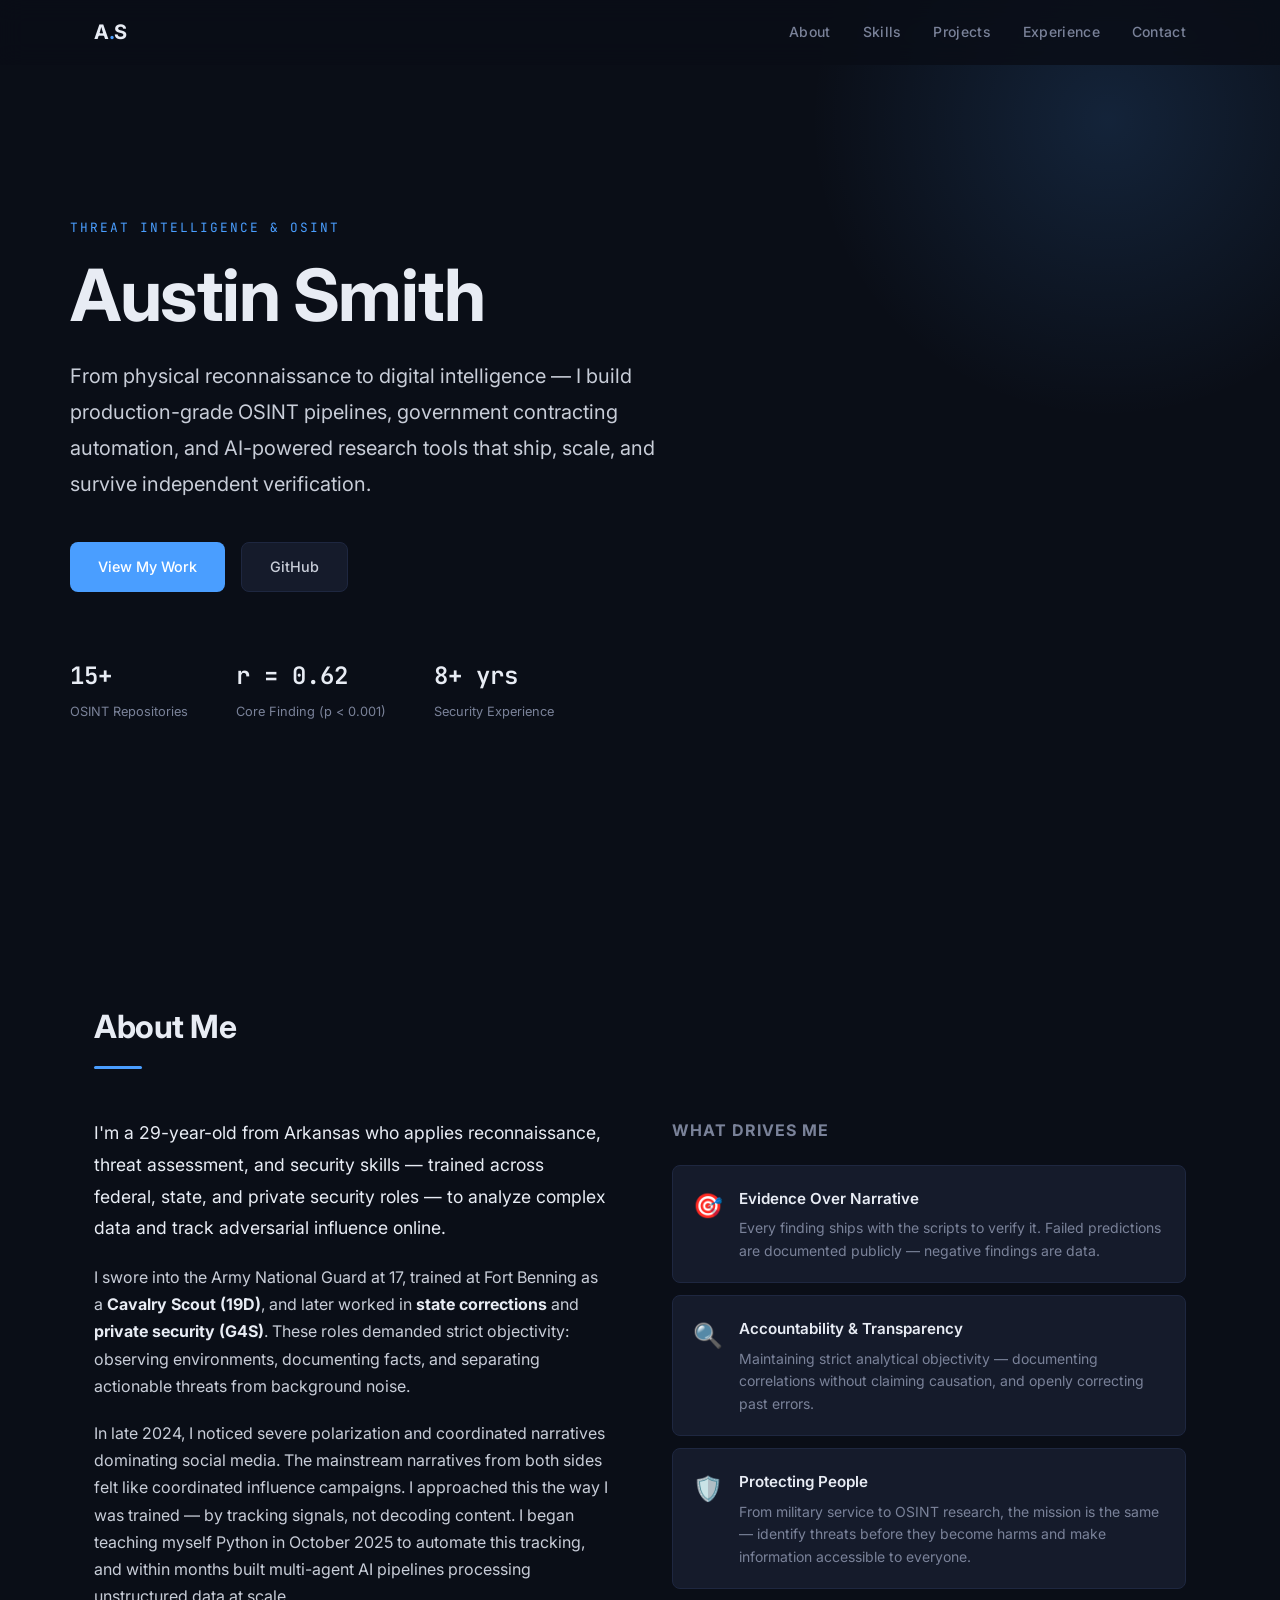
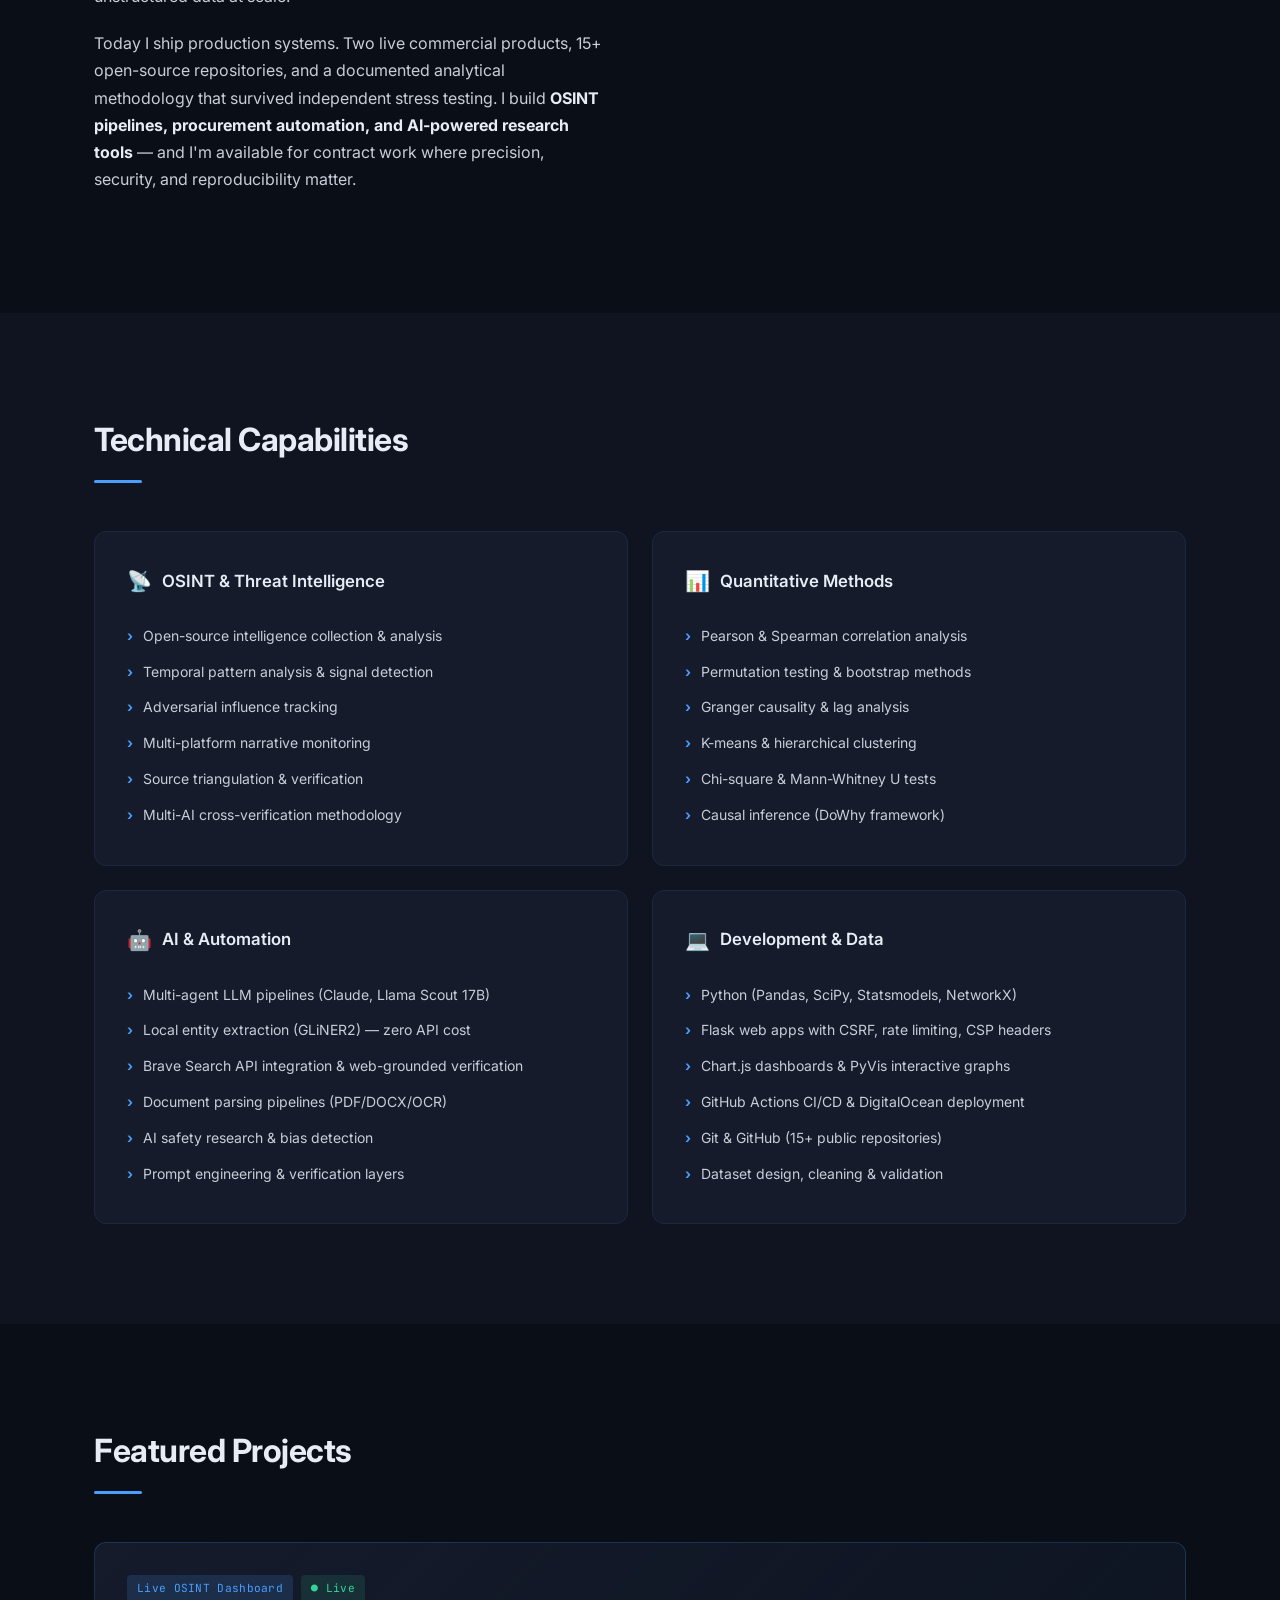
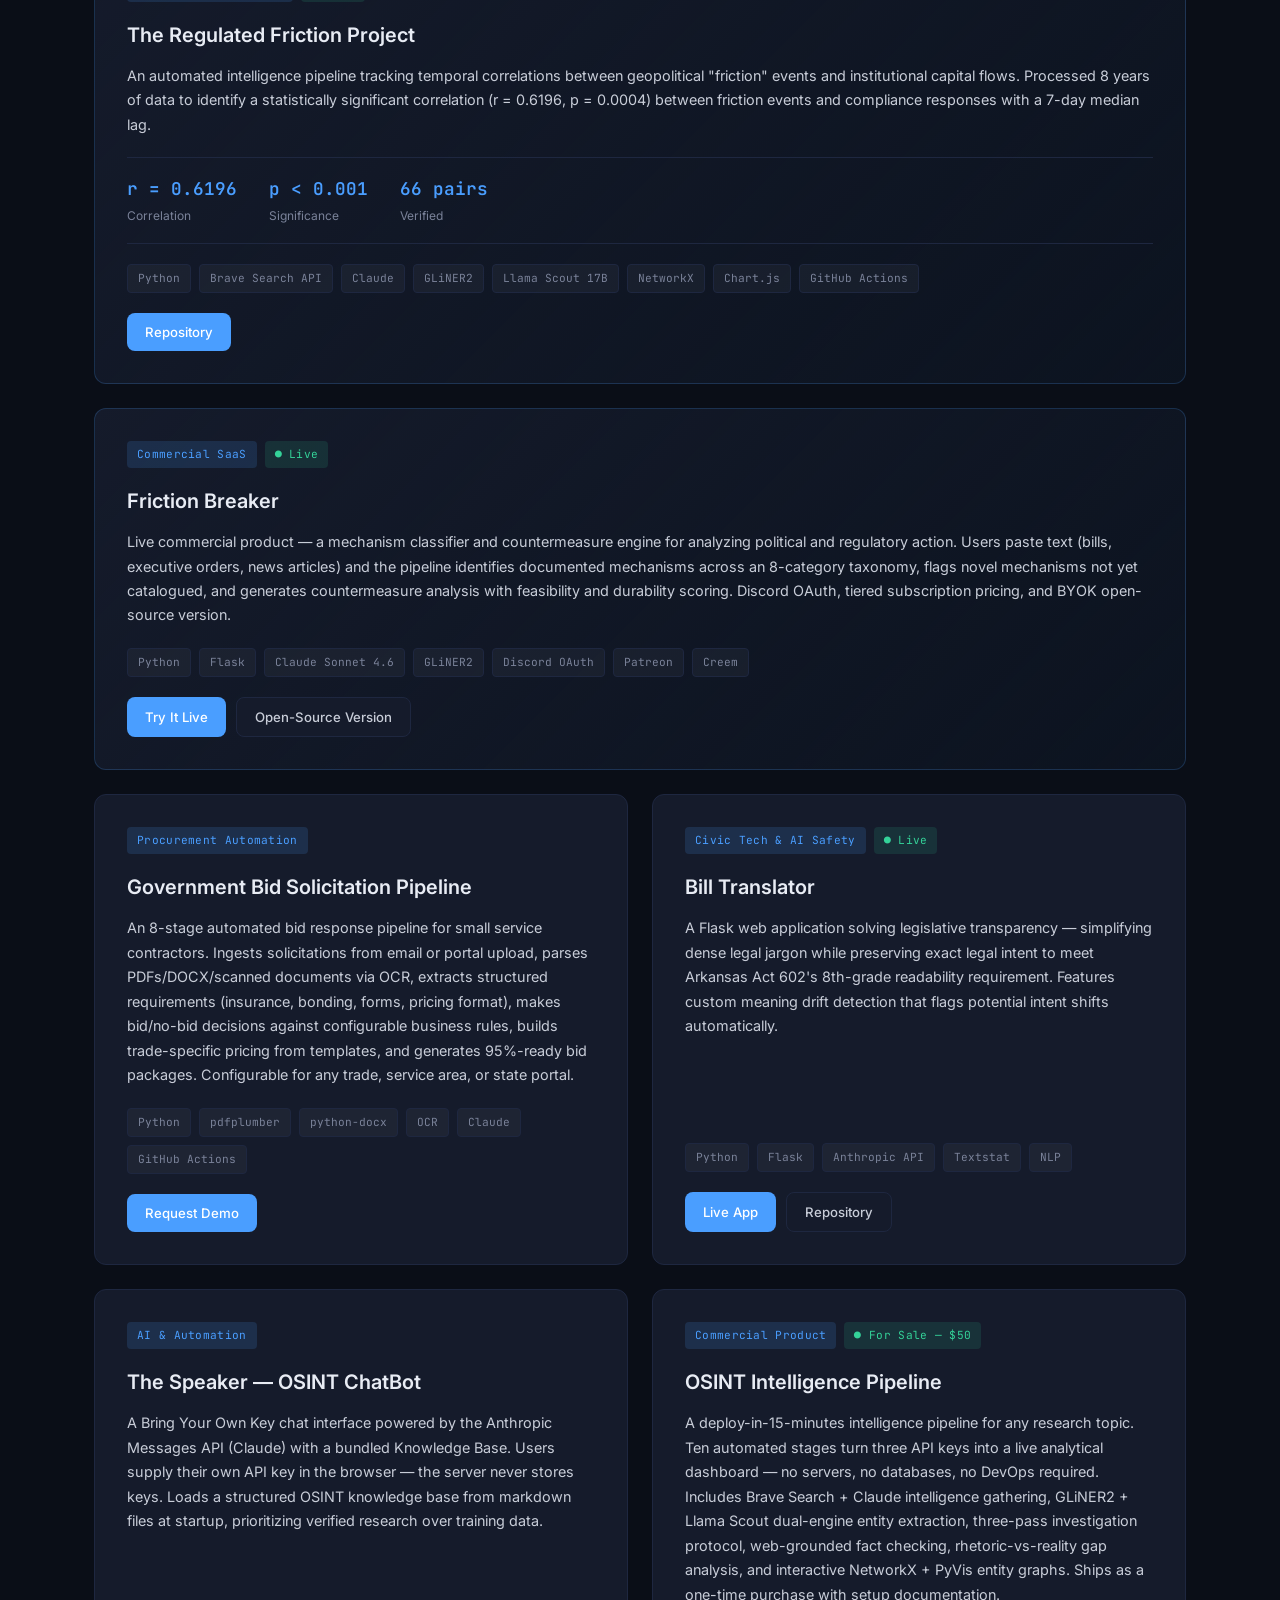
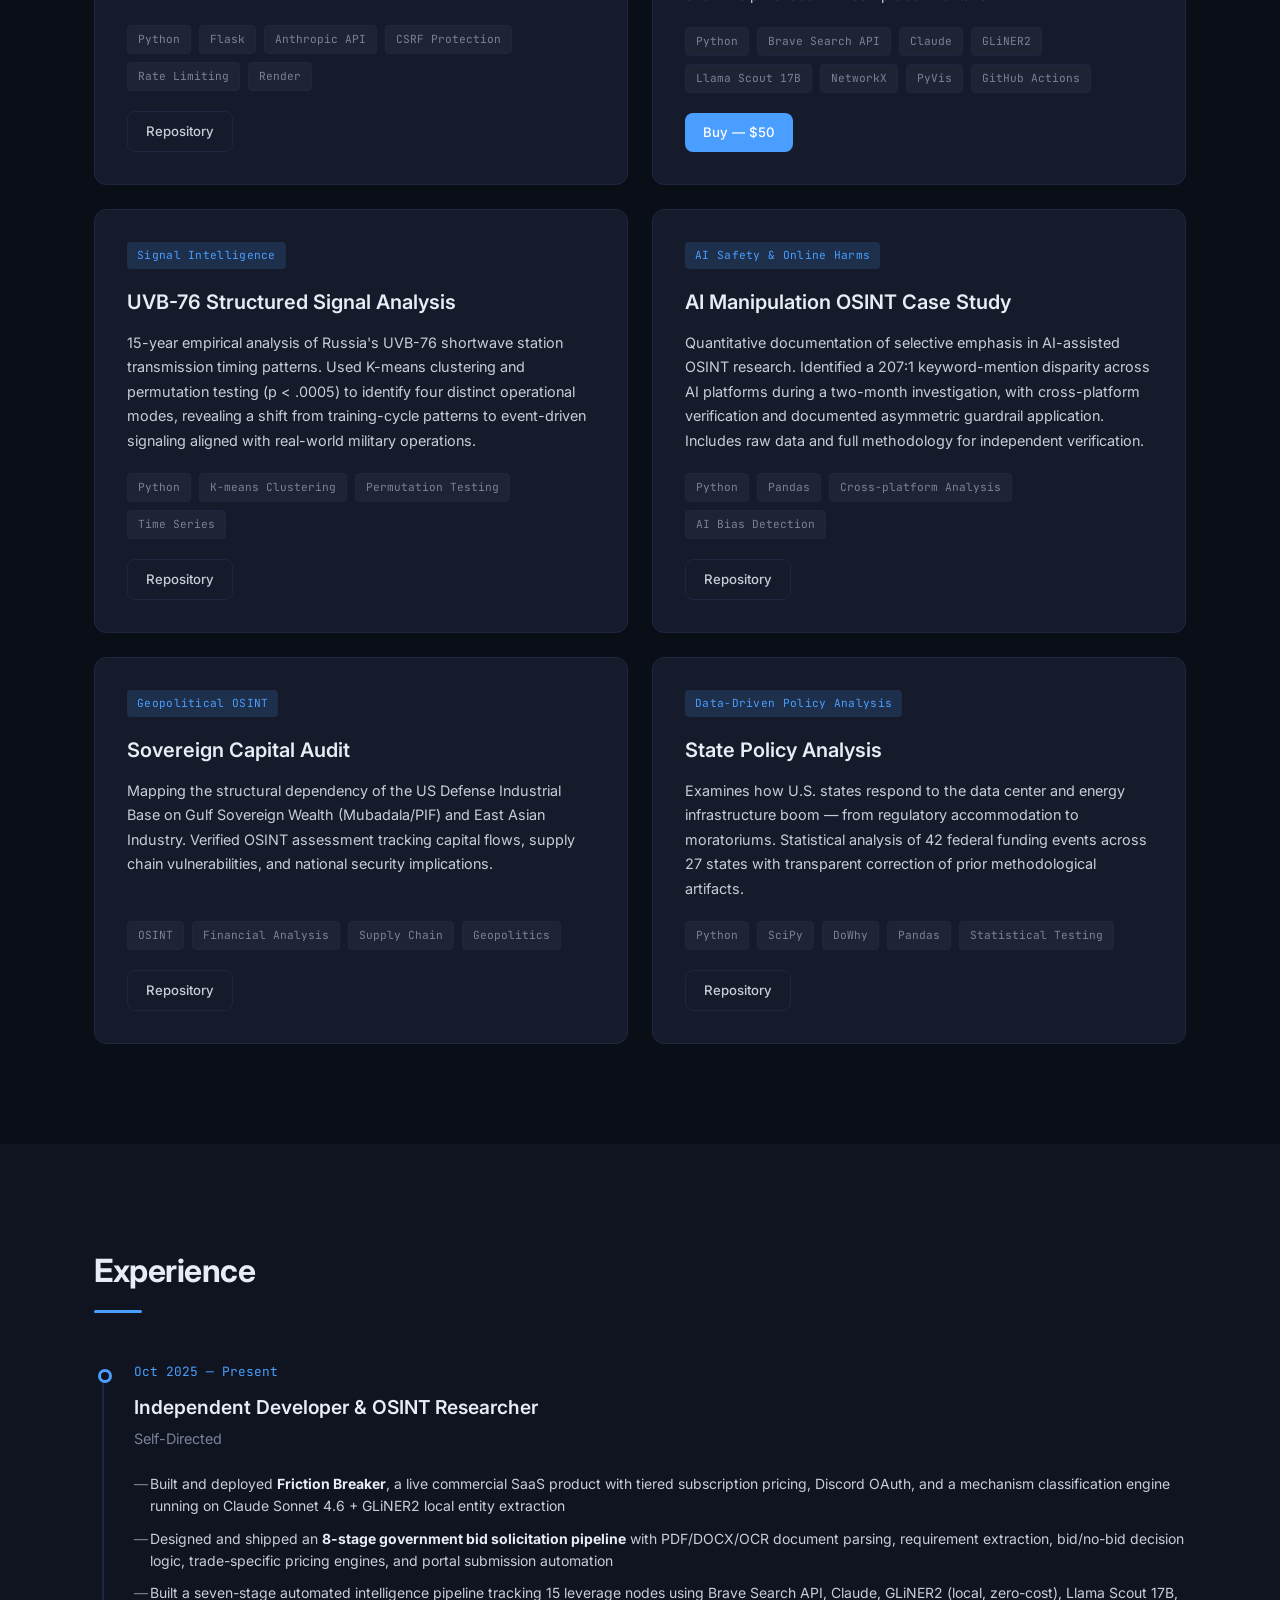
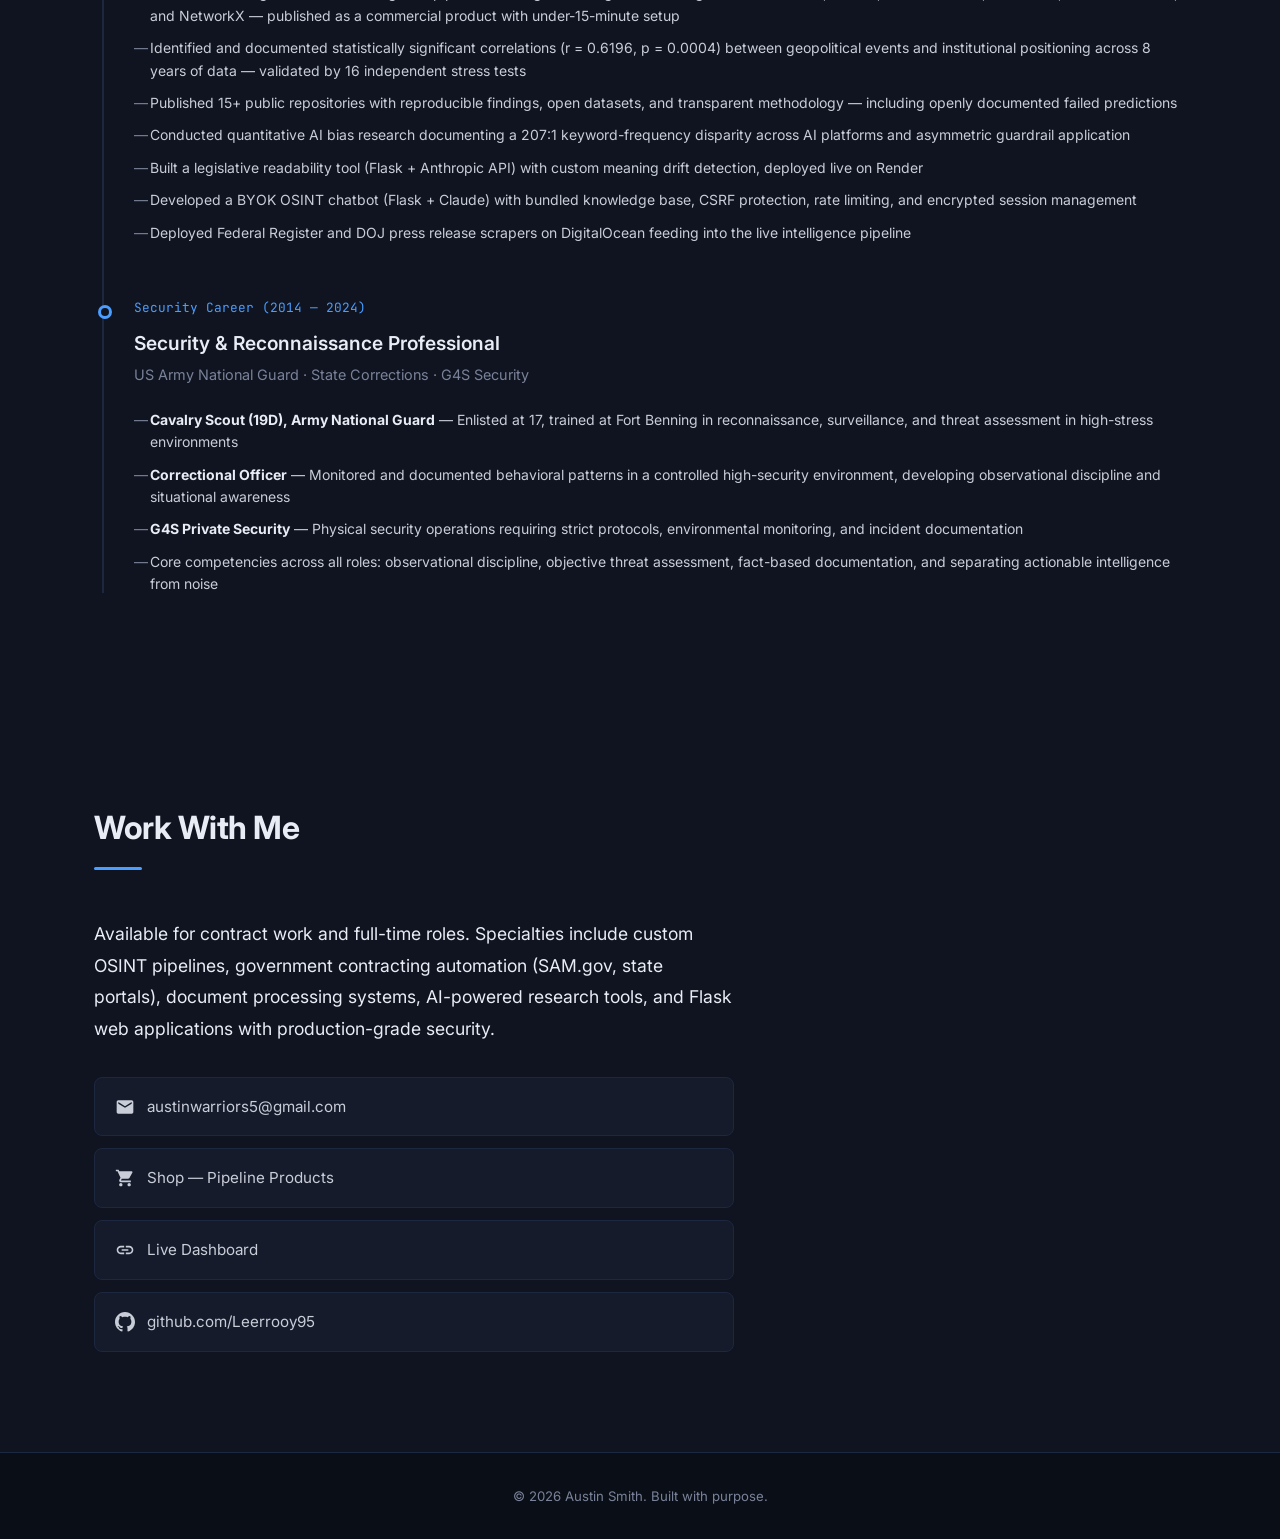
<file: index.html>
<!DOCTYPE html>
<html lang="en">
<head>
    <meta charset="UTF-8">
    <meta name="viewport" content="width=device-width, initial-scale=1.0">
    <title>Austin Smith — Threat Intelligence &amp; OSINT</title>
    <meta name="description" content="Austin Smith: Threat Intelligence Analyst specializing in OSINT, quantitative threat assessment, AI safety research, and automated intelligence pipelines.">
    <link rel="stylesheet" href="styles.css">
    <link rel="preconnect" href="https://fonts.googleapis.com">
    <link rel="preconnect" href="https://fonts.gstatic.com" crossorigin>
    <link href="https://fonts.googleapis.com/css2?family=Inter:wght@300;400;500;600;700&family=JetBrains+Mono:wght@400;500&display=swap" rel="stylesheet">
</head>
<body>

    <!-- Navigation -->
    <nav class="nav" id="nav">
        <div class="nav-inner">
            <a href="#hero" class="nav-logo">A<span class="accent">.</span>S</a>
            <button class="nav-toggle" id="navToggle" aria-label="Toggle navigation">
                <span></span><span></span><span></span>
            </button>
            <ul class="nav-links" id="navLinks">
                <li><a href="#about">About</a></li>
                <li><a href="#skills">Skills</a></li>
                <li><a href="#projects">Projects</a></li>
                <li><a href="#experience">Experience</a></li>
                <li><a href="#contact">Contact</a></li>
            </ul>
        </div>
    </nav>

    <!-- Hero -->
    <section class="hero" id="hero">
        <div class="hero-content">
            <p class="hero-label">Threat Intelligence &amp; OSINT</p>
            <h1 class="hero-title">Austin Smith</h1>
            <p class="hero-subtitle">
                From physical reconnaissance to digital intelligence — I build production-grade OSINT pipelines, government contracting automation, and AI-powered research tools that ship, scale, and survive independent verification.
            </p>
            <div class="hero-actions">
                <a href="#projects" class="btn btn-primary">View My Work</a>
                <a href="https://github.com/Leerrooy95" class="btn btn-secondary" target="_blank" rel="noopener noreferrer">GitHub</a>
            </div>
            <div class="hero-stats">
                <div class="stat">
                    <span class="stat-value">15+</span>
                    <span class="stat-label">OSINT Repositories</span>
                </div>
                <div class="stat">
                    <span class="stat-value">r = 0.62</span>
                    <span class="stat-label">Core Finding (p &lt; 0.001)</span>
                </div>
                <div class="stat">
                    <span class="stat-value">8+ yrs</span>
                    <span class="stat-label">Security Experience</span>
                </div>
            </div>
        </div>
        <div class="hero-bg-accent"></div>
    </section>

    <!-- About -->
    <section class="section" id="about">
        <div class="container">
            <h2 class="section-title">About Me</h2>
            <div class="about-grid">
                <div class="about-text">
                    <p class="about-lead">
                        I'm a 29-year-old from Arkansas who applies reconnaissance, threat assessment, and security skills — trained across federal, state, and private security roles — to analyze complex data and track adversarial influence online.
                    </p>
                    <p>
                        I swore into the Army National Guard at 17, trained at Fort Benning as a <strong>Cavalry Scout (19D)</strong>, and later worked in <strong>state corrections</strong> and <strong>private security (G4S)</strong>. These roles demanded strict objectivity: observing environments, documenting facts, and separating actionable threats from background noise.
                    </p>
                    <p>
                        In late 2024, I noticed severe polarization and coordinated narratives dominating social media. The mainstream narratives from both sides felt like coordinated influence campaigns. I approached this the way I was trained — by tracking signals, not decoding content. I began teaching myself Python in October 2025 to automate this tracking, and within months built multi-agent AI pipelines processing unstructured data at scale.
                    </p>
                    <p>
                        Today I ship production systems. Two live commercial products, 15+ open-source repositories, and a documented analytical methodology that survived independent stress testing. I build <strong>OSINT pipelines, procurement automation, and AI-powered research tools</strong> — and I'm available for contract work where precision, security, and reproducibility matter.
                    </p>
                </div>
                <div class="about-values">
                    <h3>What Drives Me</h3>
                    <div class="value-card">
                        <div class="value-icon">🎯</div>
                        <div>
                            <h4>Evidence Over Narrative</h4>
                            <p>Every finding ships with the scripts to verify it. Failed predictions are documented publicly — negative findings are data.</p>
                        </div>
                    </div>
                    <div class="value-card">
                        <div class="value-icon">🔍</div>
                        <div>
                            <h4>Accountability &amp; Transparency</h4>
                            <p>Maintaining strict analytical objectivity — documenting correlations without claiming causation, and openly correcting past errors.</p>
                        </div>
                    </div>
                    <div class="value-card">
                        <div class="value-icon">🛡️</div>
                        <div>
                            <h4>Protecting People</h4>
                            <p>From military service to OSINT research, the mission is the same — identify threats before they become harms and make information accessible to everyone.</p>
                        </div>
                    </div>
                </div>
            </div>
        </div>
    </section>

    <!-- Skills -->
    <section class="section section-alt" id="skills">
        <div class="container">
            <h2 class="section-title">Technical Capabilities</h2>
            <div class="skills-grid">
                <div class="skill-group">
                    <h3 class="skill-group-title">
                        <span class="skill-icon">📡</span>
                        OSINT &amp; Threat Intelligence
                    </h3>
                    <ul class="skill-list">
                        <li>Open-source intelligence collection &amp; analysis</li>
                        <li>Temporal pattern analysis &amp; signal detection</li>
                        <li>Adversarial influence tracking</li>
                        <li>Multi-platform narrative monitoring</li>
                        <li>Source triangulation &amp; verification</li>
                        <li>Multi-AI cross-verification methodology</li>
                    </ul>
                </div>
                <div class="skill-group">
                    <h3 class="skill-group-title">
                        <span class="skill-icon">📊</span>
                        Quantitative Methods
                    </h3>
                    <ul class="skill-list">
                        <li>Pearson &amp; Spearman correlation analysis</li>
                        <li>Permutation testing &amp; bootstrap methods</li>
                        <li>Granger causality &amp; lag analysis</li>
                        <li>K-means &amp; hierarchical clustering</li>
                        <li>Chi-square &amp; Mann-Whitney U tests</li>
                        <li>Causal inference (DoWhy framework)</li>
                    </ul>
                </div>
                <div class="skill-group">
                    <h3 class="skill-group-title">
                        <span class="skill-icon">🤖</span>
                        AI &amp; Automation
                    </h3>
                    <ul class="skill-list">
                        <li>Multi-agent LLM pipelines (Claude, Llama Scout 17B)</li>
                        <li>Local entity extraction (GLiNER2) — zero API cost</li>
                        <li>Brave Search API integration &amp; web-grounded verification</li>
                        <li>Document parsing pipelines (PDF/DOCX/OCR)</li>
                        <li>AI safety research &amp; bias detection</li>
                        <li>Prompt engineering &amp; verification layers</li>
                    </ul>
                </div>
                <div class="skill-group">
                    <h3 class="skill-group-title">
                        <span class="skill-icon">💻</span>
                        Development &amp; Data
                    </h3>
                    <ul class="skill-list">
                        <li>Python (Pandas, SciPy, Statsmodels, NetworkX)</li>
                        <li>Flask web apps with CSRF, rate limiting, CSP headers</li>
                        <li>Chart.js dashboards &amp; PyVis interactive graphs</li>
                        <li>GitHub Actions CI/CD &amp; DigitalOcean deployment</li>
                        <li>Git &amp; GitHub (15+ public repositories)</li>
                        <li>Dataset design, cleaning &amp; validation</li>
                    </ul>
                </div>
            </div>
        </div>
    </section>

    <!-- Projects -->
    <section class="section" id="projects">
        <div class="container">
            <h2 class="section-title">Featured Projects</h2>
            <div class="projects-grid">

                <!-- Project 1: Regulated Friction -->
                <article class="project-card project-featured">
                    <div class="project-header">
                        <span class="project-tag">Live OSINT Dashboard</span>
                        <span class="project-tag tag-live">● Live</span>
                    </div>
                    <h3 class="project-title">The Regulated Friction Project</h3>
                    <p class="project-desc">
                        An automated intelligence pipeline tracking temporal correlations between geopolitical "friction" events and institutional capital flows. Processed 8 years of data to identify a statistically significant correlation (r&nbsp;=&nbsp;0.6196, p&nbsp;=&nbsp;0.0004) between friction events and compliance responses with a 7-day median lag.
                    </p>
                    <div class="project-stats">
                        <div class="project-stat">
                            <span class="project-stat-value">r = 0.6196</span>
                            <span class="project-stat-label">Correlation</span>
                        </div>
                        <div class="project-stat">
                            <span class="project-stat-value">p &lt; 0.001</span>
                            <span class="project-stat-label">Significance</span>
                        </div>
                        <div class="project-stat">
                            <span class="project-stat-value">66 pairs</span>
                            <span class="project-stat-label">Verified</span>
                        </div>
                    </div>
                    <div class="project-stack">
                        <span>Python</span><span>Brave Search API</span><span>Claude</span><span>GLiNER2</span><span>Llama Scout 17B</span><span>NetworkX</span><span>Chart.js</span><span>GitHub Actions</span>
                    </div>
                    <div class="project-links">
                        <a href="https://github.com/Leerrooy95/The_Regulated_Friction_Project" class="btn btn-sm btn-primary" target="_blank" rel="noopener noreferrer">Repository</a>
                    </div>
                </article>

                <!-- Project: Friction Breaker (NEW) -->
                <article class="project-card project-featured">
                    <div class="project-header">
                        <span class="project-tag">Commercial SaaS</span>
                        <span class="project-tag tag-live">● Live</span>
                    </div>
                    <h3 class="project-title">Friction Breaker</h3>
                    <p class="project-desc">
                        Live commercial product — a mechanism classifier and countermeasure engine for analyzing political and regulatory action. Users paste text (bills, executive orders, news articles) and the pipeline identifies documented mechanisms across an 8-category taxonomy, flags novel mechanisms not yet catalogued, and generates countermeasure analysis with feasibility and durability scoring. Discord OAuth, tiered subscription pricing, and BYOK open-source version.
                    </p>
                    <div class="project-stack">
                        <span>Python</span><span>Flask</span><span>Claude Sonnet 4.6</span><span>GLiNER2</span><span>Discord OAuth</span><span>Patreon</span><span>Creem</span>
                    </div>
                    <div class="project-links">
                        <a href="https://regulatedfriction.me" class="btn btn-sm btn-primary" target="_blank" rel="noopener noreferrer">Try It Live</a>
                        <a href="https://github.com/Leerrooy95/Friction_Breaker" class="btn btn-sm btn-secondary" target="_blank" rel="noopener noreferrer">Open-Source Version</a>
                    </div>
                </article>

                <!-- Project: Government Bid Pipeline (NEW) -->
                <article class="project-card">
                    <div class="project-header">
                        <span class="project-tag">Procurement Automation</span>
                    </div>
                    <h3 class="project-title">Government Bid Solicitation Pipeline</h3>
                    <p class="project-desc">
                        An 8-stage automated bid response pipeline for small service contractors. Ingests solicitations from email or portal upload, parses PDFs/DOCX/scanned documents via OCR, extracts structured requirements (insurance, bonding, forms, pricing format), makes bid/no-bid decisions against configurable business rules, builds trade-specific pricing from templates, and generates 95%-ready bid packages. Configurable for any trade, service area, or state portal.
                    </p>
                    <div class="project-stack">
                        <span>Python</span><span>pdfplumber</span><span>python-docx</span><span>OCR</span><span>Claude</span><span>GitHub Actions</span>
                    </div>
                    <div class="project-links">
                        <a href="mailto:austinwarriors5@gmail.com?subject=Bid%20Pipeline%20Inquiry" class="btn btn-sm btn-primary">Request Demo</a>
                    </div>
                </article>

                <!-- Project 2: Bill Translator -->
                <article class="project-card">
                    <div class="project-header">
                        <span class="project-tag">Civic Tech &amp; AI Safety</span>
                        <span class="project-tag tag-live">● Live</span>
                    </div>
                    <h3 class="project-title">Bill Translator</h3>
                    <p class="project-desc">
                        A Flask web application solving legislative transparency — simplifying dense legal jargon while preserving exact legal intent to meet Arkansas Act 602's 8th-grade readability requirement. Features custom meaning drift detection that flags potential intent shifts automatically.
                    </p>
                    <div class="project-stack">
                        <span>Python</span><span>Flask</span><span>Anthropic API</span><span>Textstat</span><span>NLP</span>
                    </div>
                    <div class="project-links">
                        <a href="https://bill-translator.onrender.com/" class="btn btn-sm btn-primary" target="_blank" rel="noopener noreferrer">Live App</a>
                        <a href="https://github.com/Leerrooy95/Bill_Translator" class="btn btn-sm btn-secondary" target="_blank" rel="noopener noreferrer">Repository</a>
                    </div>
                </article>

                <!-- Project 3: OSINT ChatBot -->
                <article class="project-card">
                    <div class="project-header">
                        <span class="project-tag">AI &amp; Automation</span>
                    </div>
                    <h3 class="project-title">The Speaker — OSINT ChatBot</h3>
                    <p class="project-desc">
                        A Bring Your Own Key chat interface powered by the Anthropic Messages API (Claude) with a bundled Knowledge Base. Users supply their own API key in the browser — the server never stores keys. Loads a structured OSINT knowledge base from markdown files at startup, prioritizing verified research over training data.
                    </p>
                    <div class="project-stack">
                        <span>Python</span><span>Flask</span><span>Anthropic API</span><span>CSRF Protection</span><span>Rate Limiting</span><span>Render</span>
                    </div>
                    <div class="project-links">
                        <a href="https://github.com/Leerrooy95/OSINT_ChatBot" class="btn btn-sm btn-secondary" target="_blank" rel="noopener noreferrer">Repository</a>
                    </div>
                </article>

                <!-- Project 4: Live Trackers -->
                <article class="project-card">
                    <div class="project-header">
                        <span class="project-tag">Commercial Product</span>
                        <span class="project-tag tag-live">● For Sale — $50</span>
                    </div>
                    <h3 class="project-title">OSINT Intelligence Pipeline</h3>
                    <p class="project-desc">
                        A deploy-in-15-minutes intelligence pipeline for any research topic. Ten automated stages turn three API keys into a live analytical dashboard — no servers, no databases, no DevOps required. Includes Brave Search + Claude intelligence gathering, GLiNER2 + Llama Scout dual-engine entity extraction, three-pass investigation protocol, web-grounded fact checking, rhetoric-vs-reality gap analysis, and interactive NetworkX + PyVis entity graphs. Ships as a one-time purchase with setup documentation.
                    </p>
                    <div class="project-stack">
                        <span>Python</span><span>Brave Search API</span><span>Claude</span><span>GLiNER2</span><span>Llama Scout 17B</span><span>NetworkX</span><span>PyVis</span><span>GitHub Actions</span>
                    </div>
                    <div class="project-links">
                        <a href="https://store.regulatedfriction.me" class="btn btn-sm btn-primary" target="_blank" rel="noopener noreferrer">Buy — $50</a>
                    </div>
                </article>

                <!-- Project 5: UVB-76 -->
                <article class="project-card">
                    <div class="project-header">
                        <span class="project-tag">Signal Intelligence</span>
                    </div>
                    <h3 class="project-title">UVB-76 Structured Signal Analysis</h3>
                    <p class="project-desc">
                        15-year empirical analysis of Russia's UVB-76 shortwave station transmission timing patterns. Used K-means clustering and permutation testing (p&nbsp;&lt;&nbsp;.0005) to identify four distinct operational modes, revealing a shift from training-cycle patterns to event-driven signaling aligned with real-world military operations.
                    </p>
                    <div class="project-stack">
                        <span>Python</span><span>K-means Clustering</span><span>Permutation Testing</span><span>Time Series</span>
                    </div>
                    <div class="project-links">
                        <a href="https://github.com/Leerrooy95/UVB-76-Structured-Signal-Analysis" class="btn btn-sm btn-secondary" target="_blank" rel="noopener noreferrer">Repository</a>
                    </div>
                </article>

                <!-- Project 6: AI Manipulation -->
                <article class="project-card">
                    <div class="project-header">
                        <span class="project-tag">AI Safety &amp; Online Harms</span>
                    </div>
                    <h3 class="project-title">AI Manipulation OSINT Case Study</h3>
                    <p class="project-desc">
                        Quantitative documentation of selective emphasis in AI-assisted OSINT research. Identified a 207:1 keyword-mention disparity across AI platforms during a two-month investigation, with cross-platform verification and documented asymmetric guardrail application. Includes raw data and full methodology for independent verification.
                    </p>
                    <div class="project-stack">
                        <span>Python</span><span>Pandas</span><span>Cross-platform Analysis</span><span>AI Bias Detection</span>
                    </div>
                    <div class="project-links">
                        <a href="https://github.com/Leerrooy95/AI-Manipulation-OSINT-Case-Study" class="btn btn-sm btn-secondary" target="_blank" rel="noopener noreferrer">Repository</a>
                    </div>
                </article>

                <!-- Project 7: Sovereign Capital Audit -->
                <article class="project-card">
                    <div class="project-header">
                        <span class="project-tag">Geopolitical OSINT</span>
                    </div>
                    <h3 class="project-title">Sovereign Capital Audit</h3>
                    <p class="project-desc">
                        Mapping the structural dependency of the US Defense Industrial Base on Gulf Sovereign Wealth (Mubadala/PIF) and East Asian Industry. Verified OSINT assessment tracking capital flows, supply chain vulnerabilities, and national security implications.
                    </p>
                    <div class="project-stack">
                        <span>OSINT</span><span>Financial Analysis</span><span>Supply Chain</span><span>Geopolitics</span>
                    </div>
                    <div class="project-links">
                        <a href="https://github.com/Leerrooy95/Sovereign-Capital-Audit" class="btn btn-sm btn-secondary" target="_blank" rel="noopener noreferrer">Repository</a>
                    </div>
                </article>

                <!-- Project 8: State Policy Analysis -->
                <article class="project-card">
                    <div class="project-header">
                        <span class="project-tag">Data-Driven Policy Analysis</span>
                    </div>
                    <h3 class="project-title">State Policy Analysis</h3>
                    <p class="project-desc">
                        Examines how U.S. states respond to the data center and energy infrastructure boom — from regulatory accommodation to moratoriums. Statistical analysis of 42 federal funding events across 27 states with transparent correction of prior methodological artifacts.
                    </p>
                    <div class="project-stack">
                        <span>Python</span><span>SciPy</span><span>DoWhy</span><span>Pandas</span><span>Statistical Testing</span>
                    </div>
                    <div class="project-links">
                        <a href="https://github.com/Leerrooy95/State_Policy_Analysis" class="btn btn-sm btn-secondary" target="_blank" rel="noopener noreferrer">Repository</a>
                    </div>
                </article>

            </div>
        </div>
    </section>

    <!-- Experience -->
    <section class="section section-alt" id="experience">
        <div class="container">
            <h2 class="section-title">Experience</h2>
            <div class="timeline">
                <div class="timeline-item">
                    <div class="timeline-marker"></div>
                    <div class="timeline-content">
                        <div class="timeline-date">Oct 2025 — Present</div>
                        <h3 class="timeline-title">Independent Developer &amp; OSINT Researcher</h3>
                        <p class="timeline-org">Self-Directed</p>
                        <ul class="timeline-details">
                            <li>Built and deployed <strong>Friction Breaker</strong>, a live commercial SaaS product with tiered subscription pricing, Discord OAuth, and a mechanism classification engine running on Claude Sonnet 4.6 + GLiNER2 local entity extraction</li>
                            <li>Designed and shipped an <strong>8-stage government bid solicitation pipeline</strong> with PDF/DOCX/OCR document parsing, requirement extraction, bid/no-bid decision logic, trade-specific pricing engines, and portal submission automation</li>
                            <li>Built a seven-stage automated intelligence pipeline tracking 15 leverage nodes using Brave Search API, Claude, GLiNER2 (local, zero-cost), Llama Scout 17B, and NetworkX — published as a commercial product with under-15-minute setup</li>
                            <li>Identified and documented statistically significant correlations (r = 0.6196, p = 0.0004) between geopolitical events and institutional positioning across 8 years of data — validated by 16 independent stress tests</li>
                            <li>Published 15+ public repositories with reproducible findings, open datasets, and transparent methodology — including openly documented failed predictions</li>
                            <li>Conducted quantitative AI bias research documenting a 207:1 keyword-frequency disparity across AI platforms and asymmetric guardrail application</li>
                            <li>Built a legislative readability tool (Flask + Anthropic API) with custom meaning drift detection, deployed live on Render</li>
                            <li>Developed a BYOK OSINT chatbot (Flask + Claude) with bundled knowledge base, CSRF protection, rate limiting, and encrypted session management</li>
                            <li>Deployed Federal Register and DOJ press release scrapers on DigitalOcean feeding into the live intelligence pipeline</li>
                        </ul>
                    </div>
                </div>
                <div class="timeline-item">
                    <div class="timeline-marker"></div>
                    <div class="timeline-content">
                        <div class="timeline-date">Security Career (2014 — 2024)</div>
                        <h3 class="timeline-title">Security &amp; Reconnaissance Professional</h3>
                        <p class="timeline-org">US Army National Guard · State Corrections · G4S Security</p>
                        <ul class="timeline-details">
                            <li><strong>Cavalry Scout (19D), Army National Guard</strong> — Enlisted at 17, trained at Fort Benning in reconnaissance, surveillance, and threat assessment in high-stress environments</li>
                            <li><strong>Correctional Officer</strong> — Monitored and documented behavioral patterns in a controlled high-security environment, developing observational discipline and situational awareness</li>
                            <li><strong>G4S Private Security</strong> — Physical security operations requiring strict protocols, environmental monitoring, and incident documentation</li>
                            <li>Core competencies across all roles: observational discipline, objective threat assessment, fact-based documentation, and separating actionable intelligence from noise</li>
                        </ul>
                    </div>
                </div>
            </div>
        </div>
    </section>

    <!-- Contact -->
    <section class="section section-alt" id="contact">
        <div class="container">
            <h2 class="section-title">Work With Me</h2>
            <div class="contact-content">
                <p class="contact-lead">
                    Available for contract work and full-time roles. Specialties include custom OSINT pipelines, government contracting automation (SAM.gov, state portals), document processing systems, AI-powered research tools, and Flask web applications with production-grade security.
                </p>
                <div class="contact-links">
                    <a href="mailto:austinwarriors5@gmail.com" class="contact-link">
                        <svg class="contact-icon" viewBox="0 0 24 24" fill="currentColor"><path d="M20 4H4c-1.1 0-1.99.9-1.99 2L2 18c0 1.1.9 2 2 2h16c1.1 0 2-.9 2-2V6c0-1.1-.9-2-2-2zm0 4l-8 5-8-5V6l8 5 8-5v2z"/></svg>
                        <span>austinwarriors5@gmail.com</span>
                    </a>
                    <a href="https://store.regulatedfriction.me" class="contact-link" target="_blank" rel="noopener noreferrer">
                        <svg class="contact-icon" viewBox="0 0 24 24" fill="currentColor"><path d="M7 18c-1.1 0-1.99.9-1.99 2S5.9 22 7 22s2-.9 2-2-.9-2-2-2zM1 2v2h2l3.6 7.59-1.35 2.45c-.16.28-.25.61-.25.96 0 1.1.9 2 2 2h12v-2H7.42c-.14 0-.25-.11-.25-.25l.03-.12.9-1.63h7.45c.75 0 1.41-.41 1.75-1.03l3.58-6.49c.08-.14.12-.31.12-.48 0-.55-.45-1-1-1H5.21l-.94-2H1zm16 16c-1.1 0-1.99.9-1.99 2s.89 2 1.99 2 2-.9 2-2-.9-2-2-2z"/></svg>
                        <span>Shop — Pipeline Products</span>
                    </a>
                    <a href="https://regulatedfriction.me" class="contact-link" target="_blank" rel="noopener noreferrer">
                        <svg class="contact-icon" viewBox="0 0 24 24" fill="currentColor"><path d="M3.9 12c0-1.71 1.39-3.1 3.1-3.1h4V7H7c-2.76 0-5 2.24-5 5s2.24 5 5 5h4v-1.9H7c-1.71 0-3.1-1.39-3.1-3.1zM8 13h8v-2H8v2zm9-6h-4v1.9h4c1.71 0 3.1 1.39 3.1 3.1s-1.39 3.1-3.1 3.1h-4V17h4c2.76 0 5-2.24 5-5s-2.24-5-5-5z"/></svg>
                        <span>Live Dashboard</span>
                    </a>
                    <a href="https://github.com/Leerrooy95" class="contact-link" target="_blank" rel="noopener noreferrer">
                        <svg class="contact-icon" viewBox="0 0 24 24" fill="currentColor"><path d="M12 0c-6.626 0-12 5.373-12 12 0 5.302 3.438 9.8 8.207 11.387.599.111.793-.261.793-.577v-2.234c-3.338.726-4.033-1.416-4.033-1.416-.546-1.387-1.333-1.756-1.333-1.756-1.089-.745.083-.729.083-.729 1.205.084 1.839 1.237 1.839 1.237 1.07 1.834 2.807 1.304 3.492.997.107-.775.418-1.305.762-1.604-2.665-.305-5.467-1.334-5.467-5.931 0-1.311.469-2.381 1.236-3.221-.124-.303-.535-1.524.117-3.176 0 0 1.008-.322 3.301 1.23.957-.266 1.983-.399 3.003-.404 1.02.005 2.047.138 3.006.404 2.291-1.552 3.297-1.23 3.297-1.23.653 1.653.242 2.874.118 3.176.77.84 1.235 1.911 1.235 3.221 0 4.609-2.807 5.624-5.479 5.921.43.372.823 1.102.823 2.222v3.293c0 .319.192.694.801.576 4.765-1.589 8.199-6.086 8.199-11.386 0-6.627-5.373-12-12-12z"/></svg>
                        <span>github.com/Leerrooy95</span>
                    </a>
                </div>
            </div>
        </div>
    </section>

    <!-- Footer -->
    <footer class="footer">
        <div class="container">
            <p>&copy; 2026 Austin Smith. Built with purpose.</p>
        </div>
    </footer>

    <script src="main.js"></script>
</body>
</html>
</file>
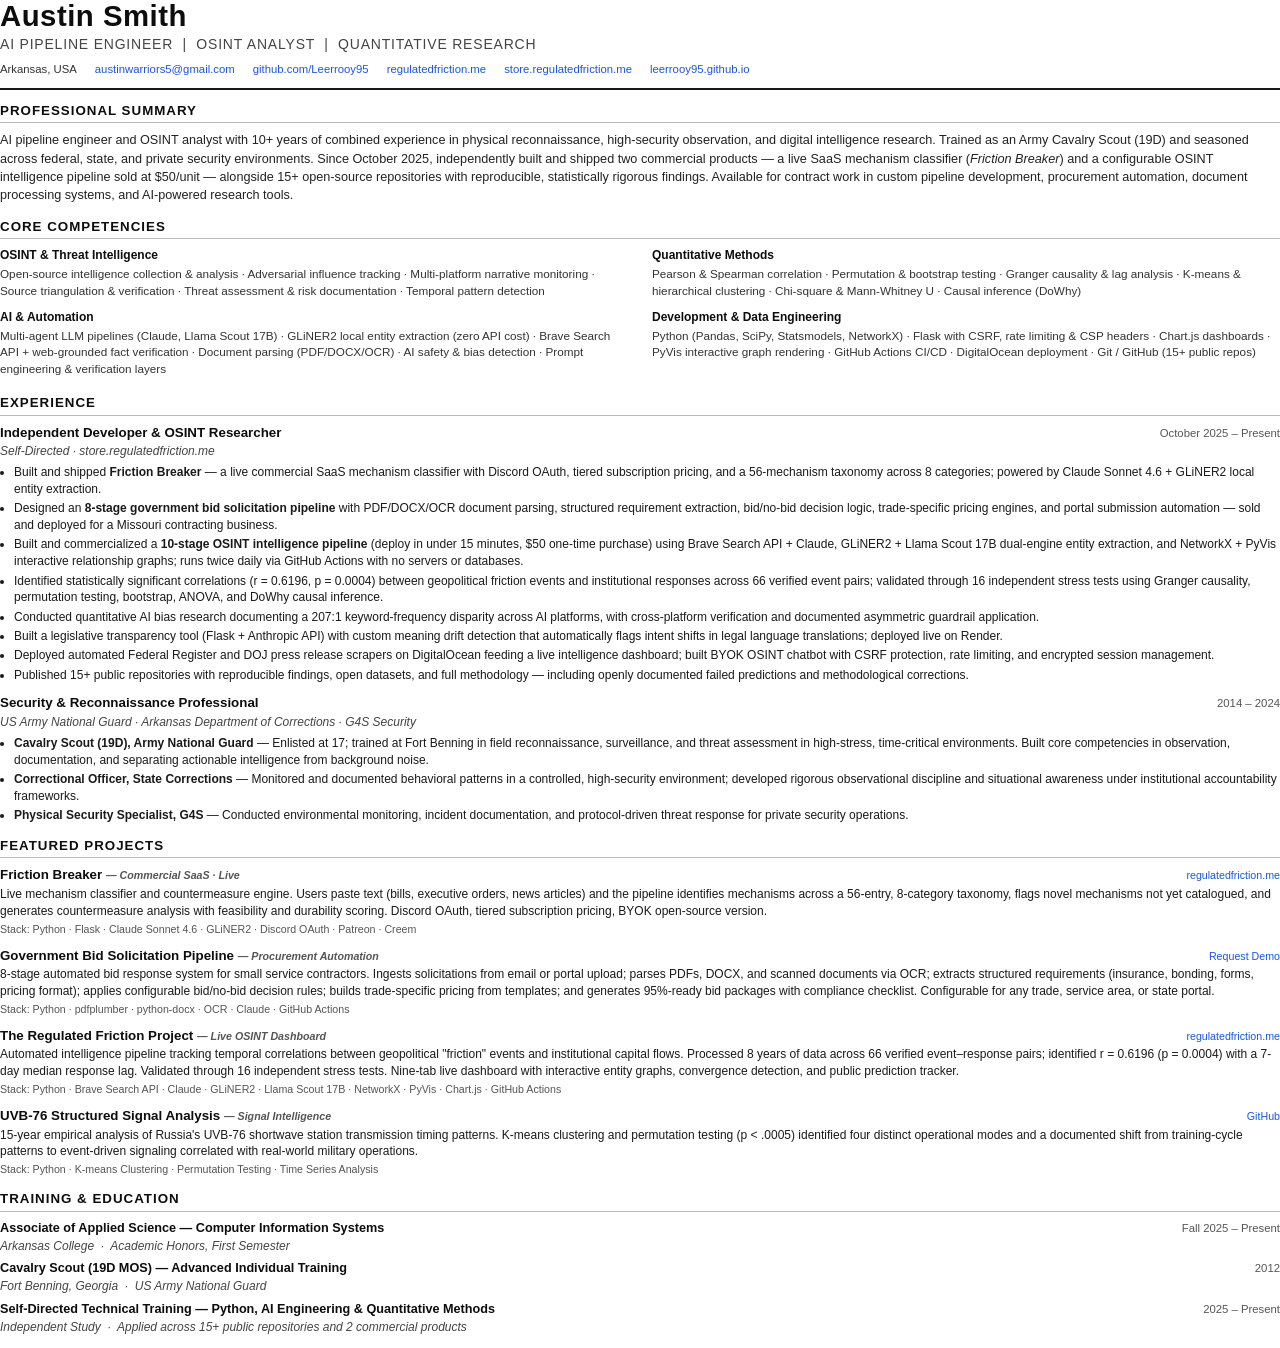
<file: resume.html>
<!DOCTYPE html>
<html lang="en">
<head>
<meta charset="UTF-8">
<title>Austin Smith — Resume</title>
<style>
  /* =============================================
     Austin Smith — Resume
     Threat Intelligence Analyst (Quantitative Methods)
     ============================================= */

  @page {
    size: letter;
    margin: 0.6in 0.65in 0.6in 0.65in;
  }

  * {
    margin: 0;
    padding: 0;
    box-sizing: border-box;
  }

  body {
    font-family: 'Arial', 'Helvetica Neue', Helvetica, sans-serif;
    font-size: 9.5pt;
    line-height: 1.4;
    color: #1a1a1a;
    background: #ffffff;
  }

  /* ---- Header ---- */
  .header {
    border-bottom: 2.5px solid #1a1a1a;
    padding-bottom: 10px;
    margin-bottom: 12px;
  }

  .header-name {
    font-size: 22pt;
    font-weight: 700;
    letter-spacing: 0.5px;
    color: #0d0d0d;
    line-height: 1.1;
  }

  .header-title {
    font-size: 10.5pt;
    font-weight: 400;
    color: #444;
    letter-spacing: 0.8px;
    text-transform: uppercase;
    margin-top: 3px;
    margin-bottom: 7px;
  }

  .header-contact {
    display: flex;
    flex-wrap: wrap;
    gap: 4px 18px;
    font-size: 8.5pt;
    color: #333;
  }

  .header-contact a {
    color: #1a56db;
    text-decoration: none;
  }

  /* ---- Section Titles ---- */
  .section {
    margin-bottom: 13px;
  }

  .section-title {
    font-size: 10pt;
    font-weight: 700;
    text-transform: uppercase;
    letter-spacing: 1px;
    color: #0d0d0d;
    border-bottom: 1px solid #bbb;
    padding-bottom: 2px;
    margin-bottom: 8px;
  }

  /* ---- Summary ---- */
  .summary p {
    font-size: 9.5pt;
    color: #222;
    line-height: 1.45;
  }

  /* ---- Skills Grid ---- */
  .skills-grid {
    display: grid;
    grid-template-columns: 1fr 1fr;
    gap: 6px 24px;
  }

  .skill-category {
    margin-bottom: 4px;
  }

  .skill-category-title {
    font-weight: 700;
    font-size: 9pt;
    color: #0d0d0d;
    margin-bottom: 2px;
  }

  .skill-category p {
    font-size: 8.8pt;
    color: #333;
    line-height: 1.4;
  }

  /* ---- Experience ---- */
  .job {
    margin-bottom: 11px;
  }

  .job-header {
    display: flex;
    justify-content: space-between;
    align-items: baseline;
    margin-bottom: 1px;
  }

  .job-title {
    font-size: 10pt;
    font-weight: 700;
    color: #0d0d0d;
  }

  .job-dates {
    font-size: 8.5pt;
    color: #555;
    white-space: nowrap;
    margin-left: 8px;
    flex-shrink: 0;
  }

  .job-org {
    font-size: 9pt;
    color: #444;
    font-style: italic;
    margin-bottom: 4px;
  }

  .job-bullets {
    padding-left: 14px;
    margin: 0;
  }

  .job-bullets li {
    font-size: 9pt;
    color: #1a1a1a;
    margin-bottom: 2.5px;
    line-height: 1.4;
  }

  /* ---- Projects ---- */
  .project {
    margin-bottom: 10px;
  }

  .project-header {
    display: flex;
    justify-content: space-between;
    align-items: baseline;
    margin-bottom: 1px;
  }

  .project-title {
    font-size: 10pt;
    font-weight: 700;
    color: #0d0d0d;
  }

  .project-tag {
    font-size: 8pt;
    color: #555;
    font-style: italic;
  }

  .project-link {
    font-size: 8pt;
    color: #1a56db;
    text-decoration: none;
  }

  .project-desc {
    font-size: 9pt;
    color: #1a1a1a;
    line-height: 1.4;
    margin-bottom: 2px;
  }

  .project-stack {
    font-size: 8pt;
    color: #555;
  }

  /* ---- Education / Certs ---- */
  .edu-item {
    margin-bottom: 6px;
  }

  .edu-header {
    display: flex;
    justify-content: space-between;
    align-items: baseline;
  }

  .edu-title {
    font-size: 9.5pt;
    font-weight: 700;
    color: #0d0d0d;
  }

  .edu-dates {
    font-size: 8.5pt;
    color: #555;
  }

  .edu-org {
    font-size: 9pt;
    color: #444;
    font-style: italic;
  }

  /* ---- Two-column layout for bottom ---- */
  .two-col {
    display: grid;
    grid-template-columns: 1fr 1fr;
    gap: 0 28px;
  }
</style>
</head>
<body>

<!-- ============ HEADER ============ -->
<div class="header">
  <div class="header-name">Austin Smith</div>
  <div class="header-title">AI Pipeline Engineer &nbsp;|&nbsp; OSINT Analyst &nbsp;|&nbsp; Quantitative Research</div>
  <div class="header-contact">
    <span>Arkansas, USA</span>
    <span><a href="mailto:austinwarriors5@gmail.com">austinwarriors5@gmail.com</a></span>
    <span><a href="https://github.com/Leerrooy95">github.com/Leerrooy95</a></span>
    <span><a href="https://regulatedfriction.me">regulatedfriction.me</a></span>
    <span><a href="https://store.regulatedfriction.me">store.regulatedfriction.me</a></span>
    <span><a href="https://leerrooy95.github.io">leerrooy95.github.io</a></span>
  </div>
</div>

<!-- ============ PROFESSIONAL SUMMARY ============ -->
<div class="section summary">
  <div class="section-title">Professional Summary</div>
  <p>
    AI pipeline engineer and OSINT analyst with 10+ years of combined experience in physical reconnaissance, high-security observation, and digital intelligence research. Trained as an Army Cavalry Scout (19D) and seasoned across federal, state, and private security environments. Since October 2025, independently built and shipped two commercial products — a live SaaS mechanism classifier (<em>Friction Breaker</em>) and a configurable OSINT intelligence pipeline sold at $50/unit — alongside 15+ open-source repositories with reproducible, statistically rigorous findings. Available for contract work in custom pipeline development, procurement automation, document processing systems, and AI-powered research tools.
  </p>
</div>

<!-- ============ CORE COMPETENCIES ============ -->
<div class="section">
  <div class="section-title">Core Competencies</div>
  <div class="skills-grid">

    <div class="skill-category">
      <div class="skill-category-title">OSINT &amp; Threat Intelligence</div>
      <p>Open-source intelligence collection &amp; analysis · Adversarial influence tracking · Multi-platform narrative monitoring · Source triangulation &amp; verification · Threat assessment &amp; risk documentation · Temporal pattern detection</p>
    </div>

    <div class="skill-category">
      <div class="skill-category-title">Quantitative Methods</div>
      <p>Pearson &amp; Spearman correlation · Permutation &amp; bootstrap testing · Granger causality &amp; lag analysis · K-means &amp; hierarchical clustering · Chi-square &amp; Mann-Whitney U · Causal inference (DoWhy)</p>
    </div>

    <div class="skill-category">
      <div class="skill-category-title">AI &amp; Automation</div>
      <p>Multi-agent LLM pipelines (Claude, Llama Scout 17B) · GLiNER2 local entity extraction (zero API cost) · Brave Search API + web-grounded fact verification · Document parsing (PDF/DOCX/OCR) · AI safety &amp; bias detection · Prompt engineering &amp; verification layers</p>
    </div>

    <div class="skill-category">
      <div class="skill-category-title">Development &amp; Data Engineering</div>
      <p>Python (Pandas, SciPy, Statsmodels, NetworkX) · Flask with CSRF, rate limiting &amp; CSP headers · Chart.js dashboards · PyVis interactive graph rendering · GitHub Actions CI/CD · DigitalOcean deployment · Git / GitHub (15+ public repos)</p>
    </div>

  </div>
</div>

<!-- ============ EXPERIENCE ============ -->
<div class="section">
  <div class="section-title">Experience</div>

  <!-- Job 1 -->
  <div class="job">
    <div class="job-header">
      <div class="job-title">Independent Developer &amp; OSINT Researcher</div>
      <div class="job-dates">October 2025 – Present</div>
    </div>
    <div class="job-org">Self-Directed · store.regulatedfriction.me</div>
    <ul class="job-bullets">
      <li>Built and shipped <strong>Friction Breaker</strong> — a live commercial SaaS mechanism classifier with Discord OAuth, tiered subscription pricing, and a 56-mechanism taxonomy across 8 categories; powered by Claude Sonnet 4.6 + GLiNER2 local entity extraction.</li>
      <li>Designed an <strong>8-stage government bid solicitation pipeline</strong> with PDF/DOCX/OCR document parsing, structured requirement extraction, bid/no-bid decision logic, trade-specific pricing engines, and portal submission automation — sold and deployed for a Missouri contracting business.</li>
      <li>Built and commercialized a <strong>10-stage OSINT intelligence pipeline</strong> (deploy in under 15 minutes, $50 one-time purchase) using Brave Search API + Claude, GLiNER2 + Llama Scout 17B dual-engine entity extraction, and NetworkX + PyVis interactive relationship graphs; runs twice daily via GitHub Actions with no servers or databases.</li>
      <li>Identified statistically significant correlations (r = 0.6196, p = 0.0004) between geopolitical friction events and institutional responses across 66 verified event pairs; validated through 16 independent stress tests using Granger causality, permutation testing, bootstrap, ANOVA, and DoWhy causal inference.</li>
      <li>Conducted quantitative AI bias research documenting a 207:1 keyword-frequency disparity across AI platforms, with cross-platform verification and documented asymmetric guardrail application.</li>
      <li>Built a legislative transparency tool (Flask + Anthropic API) with custom meaning drift detection that automatically flags intent shifts in legal language translations; deployed live on Render.</li>
      <li>Deployed automated Federal Register and DOJ press release scrapers on DigitalOcean feeding a live intelligence dashboard; built BYOK OSINT chatbot with CSRF protection, rate limiting, and encrypted session management.</li>
      <li>Published 15+ public repositories with reproducible findings, open datasets, and full methodology — including openly documented failed predictions and methodological corrections.</li>
    </ul>
  </div>

  <!-- Job 2 -->
  <div class="job">
    <div class="job-header">
      <div class="job-title">Security &amp; Reconnaissance Professional</div>
      <div class="job-dates">2014 – 2024</div>
    </div>
    <div class="job-org">US Army National Guard · Arkansas Department of Corrections · G4S Security</div>
    <ul class="job-bullets">
      <li><strong>Cavalry Scout (19D), Army National Guard</strong> — Enlisted at 17; trained at Fort Benning in field reconnaissance, surveillance, and threat assessment in high-stress, time-critical environments. Built core competencies in observation, documentation, and separating actionable intelligence from background noise.</li>
      <li><strong>Correctional Officer, State Corrections</strong> — Monitored and documented behavioral patterns in a controlled, high-security environment; developed rigorous observational discipline and situational awareness under institutional accountability frameworks.</li>
      <li><strong>Physical Security Specialist, G4S</strong> — Conducted environmental monitoring, incident documentation, and protocol-driven threat response for private security operations.</li>
    </ul>
  </div>

</div>

<!-- ============ FEATURED PROJECTS ============ -->
<div class="section">
  <div class="section-title">Featured Projects</div>

  <div class="project">
    <div class="project-header">
      <div class="project-title">Friction Breaker <span class="project-tag">— Commercial SaaS · Live</span></div>
      <a class="project-link" href="https://regulatedfriction.me">regulatedfriction.me</a>
    </div>
    <div class="project-desc">
      Live mechanism classifier and countermeasure engine. Users paste text (bills, executive orders, news articles) and the pipeline identifies mechanisms across a 56-entry, 8-category taxonomy, flags novel mechanisms not yet catalogued, and generates countermeasure analysis with feasibility and durability scoring. Discord OAuth, tiered subscription pricing, BYOK open-source version.
    </div>
    <div class="project-stack">Stack: Python · Flask · Claude Sonnet 4.6 · GLiNER2 · Discord OAuth · Patreon · Creem</div>
  </div>

  <div class="project">
    <div class="project-header">
      <div class="project-title">Government Bid Solicitation Pipeline <span class="project-tag">— Procurement Automation</span></div>
      <a class="project-link" href="mailto:austinwarriors5@gmail.com">Request Demo</a>
    </div>
    <div class="project-desc">
      8-stage automated bid response system for small service contractors. Ingests solicitations from email or portal upload; parses PDFs, DOCX, and scanned documents via OCR; extracts structured requirements (insurance, bonding, forms, pricing format); applies configurable bid/no-bid decision rules; builds trade-specific pricing from templates; and generates 95%-ready bid packages with compliance checklist. Configurable for any trade, service area, or state portal.
    </div>
    <div class="project-stack">Stack: Python · pdfplumber · python-docx · OCR · Claude · GitHub Actions</div>
  </div>

  <div class="project">
    <div class="project-header">
      <div class="project-title">The Regulated Friction Project <span class="project-tag">— Live OSINT Dashboard</span></div>
      <a class="project-link" href="https://regulatedfriction.me">regulatedfriction.me</a>
    </div>
    <div class="project-desc">
      Automated intelligence pipeline tracking temporal correlations between geopolitical "friction" events and institutional capital flows. Processed 8 years of data across 66 verified event–response pairs; identified r = 0.6196 (p = 0.0004) with a 7-day median response lag. Validated through 16 independent stress tests. Nine-tab live dashboard with interactive entity graphs, convergence detection, and public prediction tracker.
    </div>
    <div class="project-stack">Stack: Python · Brave Search API · Claude · GLiNER2 · Llama Scout 17B · NetworkX · PyVis · Chart.js · GitHub Actions</div>
  </div>

  <div class="project">
    <div class="project-header">
      <div class="project-title">UVB-76 Structured Signal Analysis <span class="project-tag">— Signal Intelligence</span></div>
      <a class="project-link" href="https://github.com/Leerrooy95/UVB-76-Structured-Signal-Analysis">GitHub</a>
    </div>
    <div class="project-desc">
      15-year empirical analysis of Russia's UVB-76 shortwave station transmission timing patterns. K-means clustering and permutation testing (p &lt; .0005) identified four distinct operational modes and a documented shift from training-cycle patterns to event-driven signaling correlated with real-world military operations.
    </div>
    <div class="project-stack">Stack: Python · K-means Clustering · Permutation Testing · Time Series Analysis</div>
  </div>

</div>

<!-- ============ EDUCATION / TRAINING ============ -->
<div class="section">
  <div class="section-title">Training &amp; Education</div>

  <div class="edu-item">
    <div class="edu-header">
      <div class="edu-title">Associate of Applied Science — Computer Information Systems</div>
      <div class="edu-dates">Fall 2025 – Present</div>
    </div>
    <div class="edu-org">Arkansas College &nbsp;·&nbsp; Academic Honors, First Semester</div>
  </div>

  <div class="edu-item">
    <div class="edu-header">
      <div class="edu-title">Cavalry Scout (19D MOS) — Advanced Individual Training</div>
      <div class="edu-dates">2012</div>
    </div>
    <div class="edu-org">Fort Benning, Georgia &nbsp;·&nbsp; US Army National Guard</div>
  </div>

  <div class="edu-item">
    <div class="edu-header">
      <div class="edu-title">Self-Directed Technical Training — Python, AI Engineering &amp; Quantitative Methods</div>
      <div class="edu-dates">2025 – Present</div>
    </div>
    <div class="edu-org">Independent Study &nbsp;·&nbsp; Applied across 15+ public repositories and 2 commercial products</div>
  </div>

</div>

</body>
</html>
</file>
<file: styles.css>
/* =========================================
   Austin Smith — Portfolio Styles
   ========================================= */

/* --- Reset & Base --- */
*, *::before, *::after {
    margin: 0;
    padding: 0;
    box-sizing: border-box;
}

:root {
    --color-bg: #0a0e17;
    --color-bg-alt: #0f1420;
    --color-surface: #151b2b;
    --color-surface-hover: #1c2438;
    --color-border: #1e2740;
    --color-text: #c8cdd8;
    --color-text-muted: #7a8299;
    --color-text-bright: #e8ecf4;
    --color-accent: #4a9eff;
    --color-accent-hover: #6bb3ff;
    --color-accent-glow: rgba(74, 158, 255, 0.15);
    --color-green: #34d399;
    --color-green-dim: rgba(52, 211, 153, 0.12);
    --font-sans: 'Inter', -apple-system, BlinkMacSystemFont, 'Segoe UI', sans-serif;
    --font-mono: 'JetBrains Mono', 'Fira Code', monospace;
    --radius: 8px;
    --radius-lg: 12px;
    --shadow: 0 4px 24px rgba(0, 0, 0, 0.3);
    --transition: 0.25s ease;
    --max-width: 1140px;
}

html {
    scroll-behavior: smooth;
    font-size: 16px;
}

body {
    font-family: var(--font-sans);
    background: var(--color-bg);
    color: var(--color-text);
    line-height: 1.7;
    -webkit-font-smoothing: antialiased;
    -moz-osx-font-smoothing: grayscale;
}

a {
    color: var(--color-accent);
    text-decoration: none;
    transition: color var(--transition);
}

a:hover {
    color: var(--color-accent-hover);
}

img {
    max-width: 100%;
    display: block;
}

.container {
    max-width: var(--max-width);
    margin: 0 auto;
    padding: 0 24px;
}

/* --- Navigation --- */
.nav {
    position: fixed;
    top: 0;
    left: 0;
    right: 0;
    z-index: 1000;
    background: rgba(10, 14, 23, 0.85);
    backdrop-filter: blur(12px);
    -webkit-backdrop-filter: blur(12px);
    border-bottom: 1px solid transparent;
    transition: border-color var(--transition), background var(--transition);
}

.nav.scrolled {
    border-bottom-color: var(--color-border);
    background: rgba(10, 14, 23, 0.95);
}

.nav-inner {
    max-width: var(--max-width);
    margin: 0 auto;
    padding: 0 24px;
    display: flex;
    align-items: center;
    justify-content: space-between;
    height: 64px;
}

.nav-logo {
    font-size: 1.25rem;
    font-weight: 700;
    color: var(--color-text-bright);
    letter-spacing: -0.5px;
}

.nav-logo:hover {
    color: var(--color-text-bright);
}

.accent {
    color: var(--color-accent);
}

.nav-links {
    display: flex;
    list-style: none;
    gap: 32px;
}

.nav-links a {
    color: var(--color-text-muted);
    font-size: 0.875rem;
    font-weight: 500;
    letter-spacing: 0.3px;
    transition: color var(--transition);
}

.nav-links a:hover,
.nav-links a.active {
    color: var(--color-text-bright);
}

.nav-toggle {
    display: none;
    flex-direction: column;
    gap: 5px;
    background: none;
    border: none;
    cursor: pointer;
    padding: 4px;
}

.nav-toggle span {
    width: 22px;
    height: 2px;
    background: var(--color-text-muted);
    border-radius: 1px;
    transition: all var(--transition);
}

/* --- Hero --- */
.hero {
    position: relative;
    min-height: 100vh;
    display: flex;
    align-items: center;
    padding: 120px 24px 80px;
    overflow: hidden;
}

.hero-content {
    max-width: var(--max-width);
    margin: 0 auto;
    width: 100%;
    position: relative;
    z-index: 1;
}

.hero-label {
    font-family: var(--font-mono);
    font-size: 0.8rem;
    color: var(--color-accent);
    letter-spacing: 2px;
    text-transform: uppercase;
    margin-bottom: 16px;
}

.hero-title {
    font-size: clamp(2.5rem, 6vw, 4.5rem);
    font-weight: 700;
    color: var(--color-text-bright);
    line-height: 1.1;
    letter-spacing: -1.5px;
    margin-bottom: 24px;
}

.hero-subtitle {
    font-size: clamp(1rem, 2vw, 1.25rem);
    color: var(--color-text);
    max-width: 640px;
    line-height: 1.8;
    margin-bottom: 40px;
}

.hero-actions {
    display: flex;
    gap: 16px;
    margin-bottom: 64px;
    flex-wrap: wrap;
}

.hero-stats {
    display: flex;
    gap: 48px;
    flex-wrap: wrap;
}

.stat {
    display: flex;
    flex-direction: column;
}

.stat-value {
    font-family: var(--font-mono);
    font-size: 1.5rem;
    font-weight: 600;
    color: var(--color-text-bright);
}

.stat-label {
    font-size: 0.8rem;
    color: var(--color-text-muted);
    margin-top: 4px;
}

.hero-bg-accent {
    position: absolute;
    top: -20%;
    right: -10%;
    width: 600px;
    height: 600px;
    background: radial-gradient(circle, var(--color-accent-glow) 0%, transparent 70%);
    pointer-events: none;
}

/* --- Buttons --- */
.btn {
    display: inline-flex;
    align-items: center;
    justify-content: center;
    padding: 12px 28px;
    border-radius: var(--radius);
    font-size: 0.9rem;
    font-weight: 500;
    border: none;
    cursor: pointer;
    transition: all var(--transition);
    text-decoration: none;
}

.btn-primary {
    background: var(--color-accent);
    color: #fff;
}

.btn-primary:hover {
    background: var(--color-accent-hover);
    color: #fff;
    transform: translateY(-1px);
    box-shadow: 0 4px 16px rgba(74, 158, 255, 0.3);
}

.btn-secondary {
    background: var(--color-surface);
    color: var(--color-text);
    border: 1px solid var(--color-border);
}

.btn-secondary:hover {
    background: var(--color-surface-hover);
    color: var(--color-text-bright);
    border-color: var(--color-text-muted);
    transform: translateY(-1px);
}

.btn-sm {
    padding: 8px 18px;
    font-size: 0.825rem;
}

/* --- Sections --- */
.section {
    padding: 100px 0;
}

.section-alt {
    background: var(--color-bg-alt);
}

.section-title {
    font-size: 2rem;
    font-weight: 700;
    color: var(--color-text-bright);
    margin-bottom: 48px;
    letter-spacing: -0.5px;
}

.section-title::after {
    content: '';
    display: block;
    width: 48px;
    height: 3px;
    background: var(--color-accent);
    margin-top: 12px;
    border-radius: 2px;
}

/* --- About --- */
.about-grid {
    display: grid;
    grid-template-columns: 1fr 1fr;
    gap: 64px;
    align-items: start;
}

.about-text p {
    margin-bottom: 20px;
}

.about-lead {
    font-size: 1.1rem;
    color: var(--color-text-bright);
    line-height: 1.8;
}

.about-text strong {
    color: var(--color-text-bright);
}

.about-values h3 {
    font-size: 1rem;
    color: var(--color-text-muted);
    text-transform: uppercase;
    letter-spacing: 1px;
    margin-bottom: 20px;
}

.value-card {
    display: flex;
    gap: 16px;
    padding: 20px;
    background: var(--color-surface);
    border: 1px solid var(--color-border);
    border-radius: var(--radius);
    margin-bottom: 12px;
    transition: border-color var(--transition);
}

.value-card:hover {
    border-color: var(--color-accent);
}

.value-icon {
    font-size: 1.5rem;
    flex-shrink: 0;
}

.value-card h4 {
    color: var(--color-text-bright);
    font-size: 0.95rem;
    font-weight: 600;
    margin-bottom: 6px;
}

.value-card p {
    color: var(--color-text-muted);
    font-size: 0.875rem;
    line-height: 1.6;
    margin-bottom: 0;
}

/* --- Skills --- */
.skills-grid {
    display: grid;
    grid-template-columns: repeat(2, 1fr);
    gap: 24px;
}

.skill-group {
    background: var(--color-surface);
    border: 1px solid var(--color-border);
    border-radius: var(--radius-lg);
    padding: 32px;
    transition: border-color var(--transition), transform var(--transition);
}

.skill-group:hover {
    border-color: var(--color-accent);
    transform: translateY(-2px);
}

.skill-group-title {
    display: flex;
    align-items: center;
    gap: 10px;
    font-size: 1.05rem;
    font-weight: 600;
    color: var(--color-text-bright);
    margin-bottom: 20px;
}

.skill-icon {
    font-size: 1.25rem;
}

.skill-list {
    list-style: none;
}

.skill-list li {
    font-size: 0.875rem;
    color: var(--color-text);
    padding: 6px 0;
    padding-left: 16px;
    position: relative;
}

.skill-list li::before {
    content: '›';
    position: absolute;
    left: 0;
    color: var(--color-accent);
    font-weight: 700;
}

/* --- Projects --- */
.projects-grid {
    display: grid;
    grid-template-columns: repeat(2, 1fr);
    gap: 24px;
}

.project-card {
    background: var(--color-surface);
    border: 1px solid var(--color-border);
    border-radius: var(--radius-lg);
    padding: 32px;
    display: flex;
    flex-direction: column;
    transition: border-color var(--transition), transform var(--transition);
}

.project-card:hover {
    border-color: var(--color-accent);
    transform: translateY(-2px);
}

.project-featured {
    grid-column: 1 / -1;
    background: linear-gradient(135deg, var(--color-surface) 0%, rgba(74, 158, 255, 0.04) 100%);
    border-color: rgba(74, 158, 255, 0.2);
}

.project-header {
    display: flex;
    gap: 8px;
    margin-bottom: 16px;
    flex-wrap: wrap;
}

.project-tag {
    font-family: var(--font-mono);
    font-size: 0.7rem;
    color: var(--color-accent);
    background: var(--color-accent-glow);
    padding: 4px 10px;
    border-radius: 4px;
    letter-spacing: 0.3px;
}

.tag-live {
    color: var(--color-green);
    background: var(--color-green-dim);
}

.project-title {
    font-size: 1.25rem;
    font-weight: 600;
    color: var(--color-text-bright);
    margin-bottom: 12px;
}

.project-desc {
    font-size: 0.9rem;
    color: var(--color-text);
    line-height: 1.7;
    margin-bottom: 20px;
    flex-grow: 1;
}

.project-stats {
    display: flex;
    gap: 32px;
    margin-bottom: 20px;
    padding: 16px 0;
    border-top: 1px solid var(--color-border);
    border-bottom: 1px solid var(--color-border);
}

.project-stat {
    display: flex;
    flex-direction: column;
}

.project-stat-value {
    font-family: var(--font-mono);
    font-size: 1.1rem;
    font-weight: 600;
    color: var(--color-accent);
}

.project-stat-label {
    font-size: 0.75rem;
    color: var(--color-text-muted);
    margin-top: 2px;
}

.project-stack {
    display: flex;
    flex-wrap: wrap;
    gap: 8px;
    margin-bottom: 20px;
}

.project-stack span {
    font-family: var(--font-mono);
    font-size: 0.7rem;
    color: var(--color-text-muted);
    background: rgba(255, 255, 255, 0.04);
    padding: 4px 10px;
    border-radius: 4px;
    border: 1px solid var(--color-border);
}

.project-links {
    display: flex;
    gap: 10px;
    flex-wrap: wrap;
}

/* --- Experience Timeline --- */
.timeline {
    position: relative;
    padding-left: 40px;
}

.timeline::before {
    content: '';
    position: absolute;
    left: 8px;
    top: 8px;
    bottom: 8px;
    width: 2px;
    background: var(--color-border);
}

.timeline-item {
    position: relative;
    margin-bottom: 48px;
}

.timeline-item:last-child {
    margin-bottom: 0;
}

.timeline-marker {
    position: absolute;
    left: -36px;
    top: 8px;
    width: 14px;
    height: 14px;
    border-radius: 50%;
    background: var(--color-bg-alt);
    border: 3px solid var(--color-accent);
}

.timeline-date {
    font-family: var(--font-mono);
    font-size: 0.8rem;
    color: var(--color-accent);
    margin-bottom: 8px;
}

.timeline-title {
    font-size: 1.2rem;
    font-weight: 600;
    color: var(--color-text-bright);
    margin-bottom: 4px;
}

.timeline-org {
    font-size: 0.9rem;
    color: var(--color-text-muted);
    margin-bottom: 16px;
}

.timeline-details {
    list-style: none;
}

.timeline-details li {
    font-size: 0.875rem;
    color: var(--color-text);
    padding: 5px 0;
    padding-left: 16px;
    position: relative;
    line-height: 1.6;
}

.timeline-details li::before {
    content: '—';
    position: absolute;
    left: 0;
    color: var(--color-text-muted);
}

.timeline-details strong {
    color: var(--color-text-bright);
}


.alignment-cards {
    display: grid;
    grid-template-columns: 1fr 1fr;
    gap: 16px;
    margin-top: 32px;
}

.alignment-card {
    background: var(--color-surface);
    border: 1px solid var(--color-border);
    border-radius: var(--radius);
    padding: 24px;
    transition: border-color var(--transition);
}

.alignment-card:hover {
    border-color: var(--color-accent);
}

.alignment-card h4 {
    font-size: 0.95rem;
    font-weight: 600;
    color: var(--color-text-bright);
    margin-bottom: 8px;
}

.alignment-card p {
    font-size: 0.85rem;
    color: var(--color-text-muted);
    line-height: 1.6;
    margin-bottom: 0;
}

/* --- Contact --- */
.contact-content {
    max-width: 640px;
}

.contact-lead {
    font-size: 1.1rem;
    color: var(--color-text-bright);
    line-height: 1.8;
    margin-bottom: 32px;
}

.contact-links {
    display: flex;
    flex-direction: column;
    gap: 12px;
}

.contact-link {
    display: flex;
    align-items: center;
    gap: 12px;
    color: var(--color-text);
    font-size: 0.95rem;
    padding: 16px 20px;
    background: var(--color-surface);
    border: 1px solid var(--color-border);
    border-radius: var(--radius);
    transition: all var(--transition);
}

.contact-link:hover {
    border-color: var(--color-accent);
    color: var(--color-text-bright);
    transform: translateX(4px);
}

.contact-icon {
    width: 20px;
    height: 20px;
    flex-shrink: 0;
}

/* --- Footer --- */
.footer {
    padding: 32px 0;
    text-align: center;
    border-top: 1px solid var(--color-border);
}

.footer p {
    font-size: 0.825rem;
    color: var(--color-text-muted);
}

/* --- Animations --- */
.fade-in {
    opacity: 0;
    transform: translateY(20px);
    transition: opacity 0.6s ease, transform 0.6s ease;
}

.fade-in.visible {
    opacity: 1;
    transform: translateY(0);
}

/* --- Responsive --- */
@media (max-width: 900px) {
    .about-grid {
        grid-template-columns: 1fr;
        gap: 40px;
    }

    .skills-grid {
        grid-template-columns: 1fr;
    }

    .projects-grid {
        grid-template-columns: 1fr;
    }

    .project-featured {
        grid-column: 1;
    }

    .alignment-cards {
        grid-template-columns: 1fr;
    }
}

@media (max-width: 640px) {
    .nav-links {
        display: none;
        position: absolute;
        top: 64px;
        left: 0;
        right: 0;
        background: rgba(10, 14, 23, 0.98);
        flex-direction: column;
        padding: 24px;
        gap: 20px;
        border-bottom: 1px solid var(--color-border);
    }

    .nav-links.open {
        display: flex;
    }

    .nav-toggle {
        display: flex;
    }

    .hero {
        padding: 100px 24px 60px;
        min-height: auto;
    }

    .hero-title {
        font-size: 2.5rem;
    }

    .hero-stats {
        gap: 24px;
    }

    .stat-value {
        font-size: 1.2rem;
    }

    .section {
        padding: 64px 0;
    }

    .section-title {
        font-size: 1.5rem;
        margin-bottom: 32px;
    }

    .project-stats {
        flex-wrap: wrap;
        gap: 16px;
    }

    .timeline {
        padding-left: 32px;
    }
}
</file>
